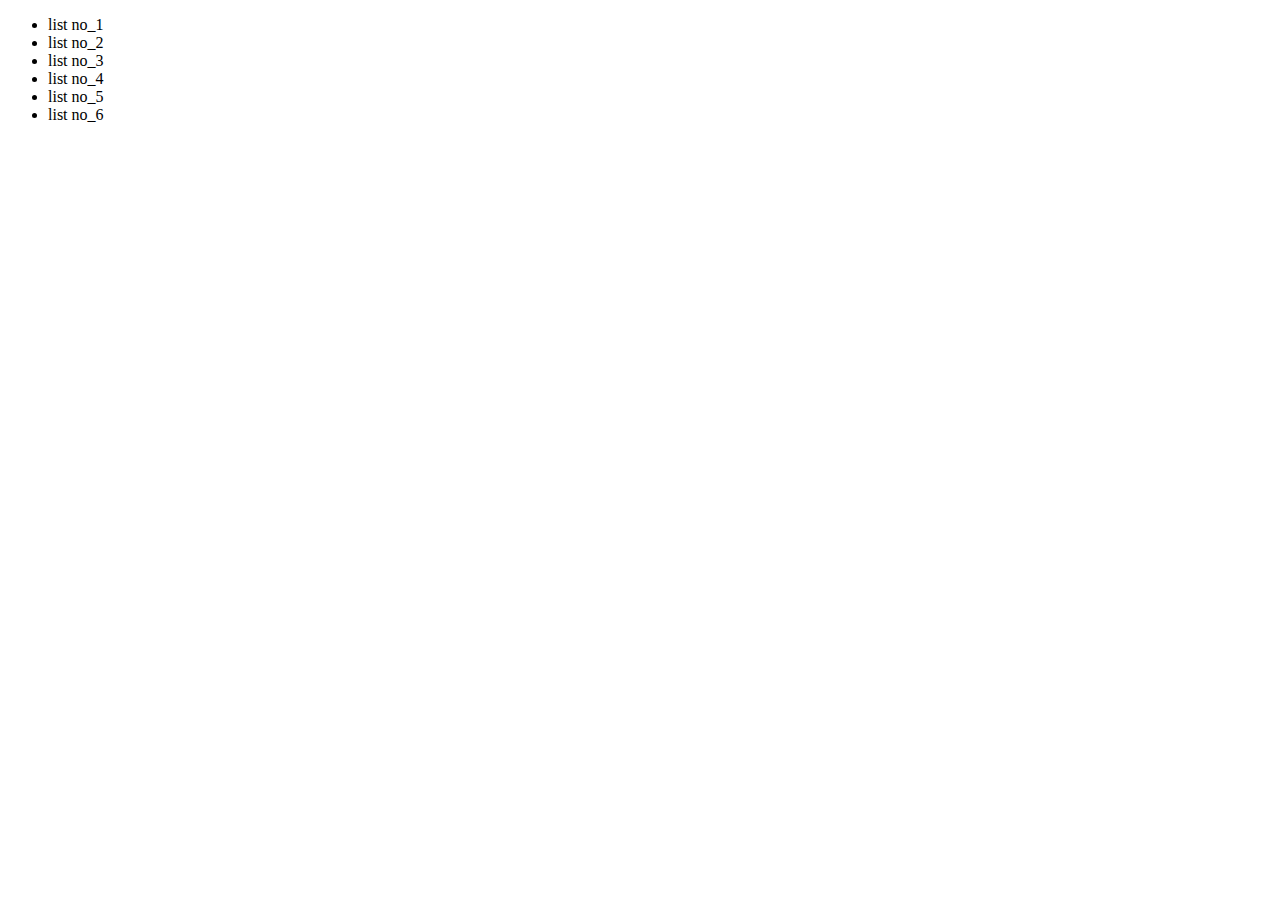
<file: positioning/index.html>
<!DOCTYPE html>
<html lang="en">
<head>
    <meta charset="UTF-8">
    <meta name="viewport" content="width=device-width, initial-scale=1.0">
    <meta http-equiv="X-UA-Compatible" content="ie=edge">
    <title>Document</title>
</head>
<body>
    <div id="anand">

    </div>
    <ul>
        <li>list no_1</li>
        <li>list no_2</li>
        <li>list no_3</li>
        <li>list no_4</li>
        <li>list no_5</li>
        <li>list no_6</li>
    </ul>
</body>
</html>
</file>
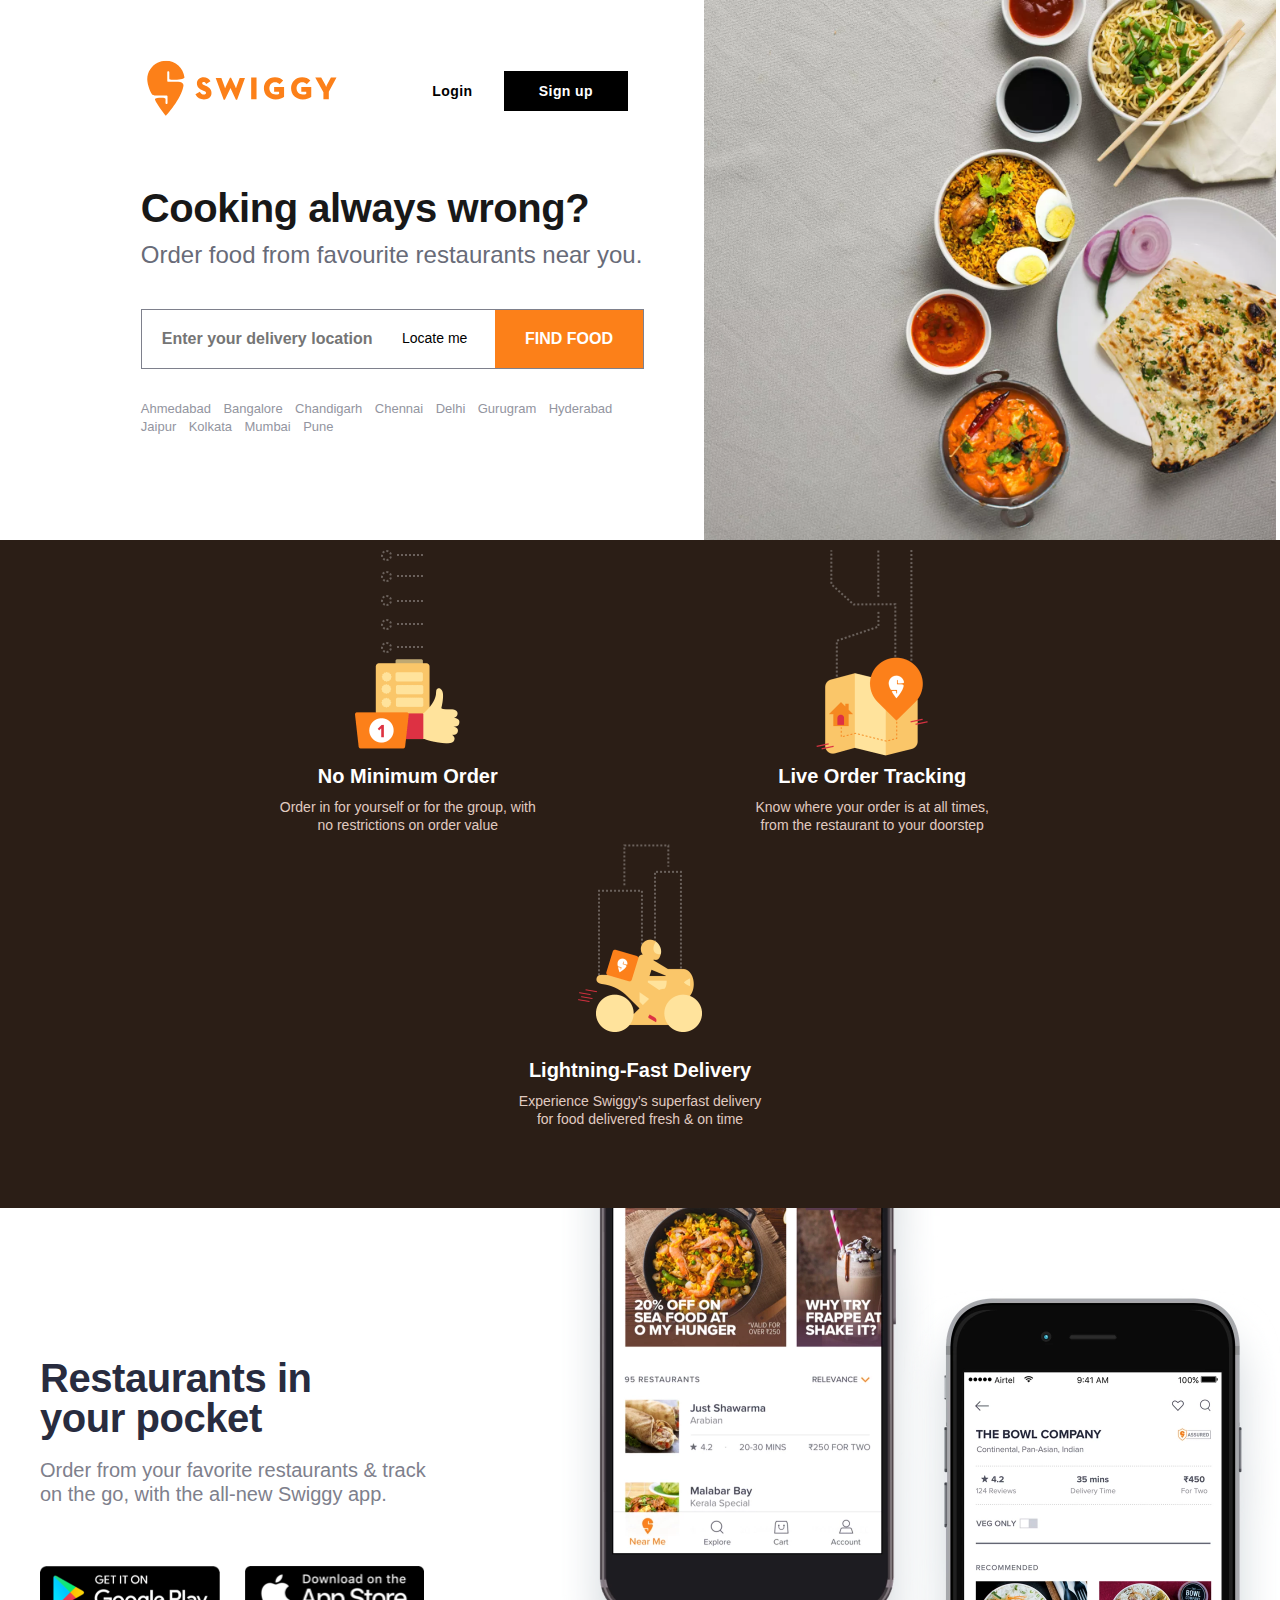
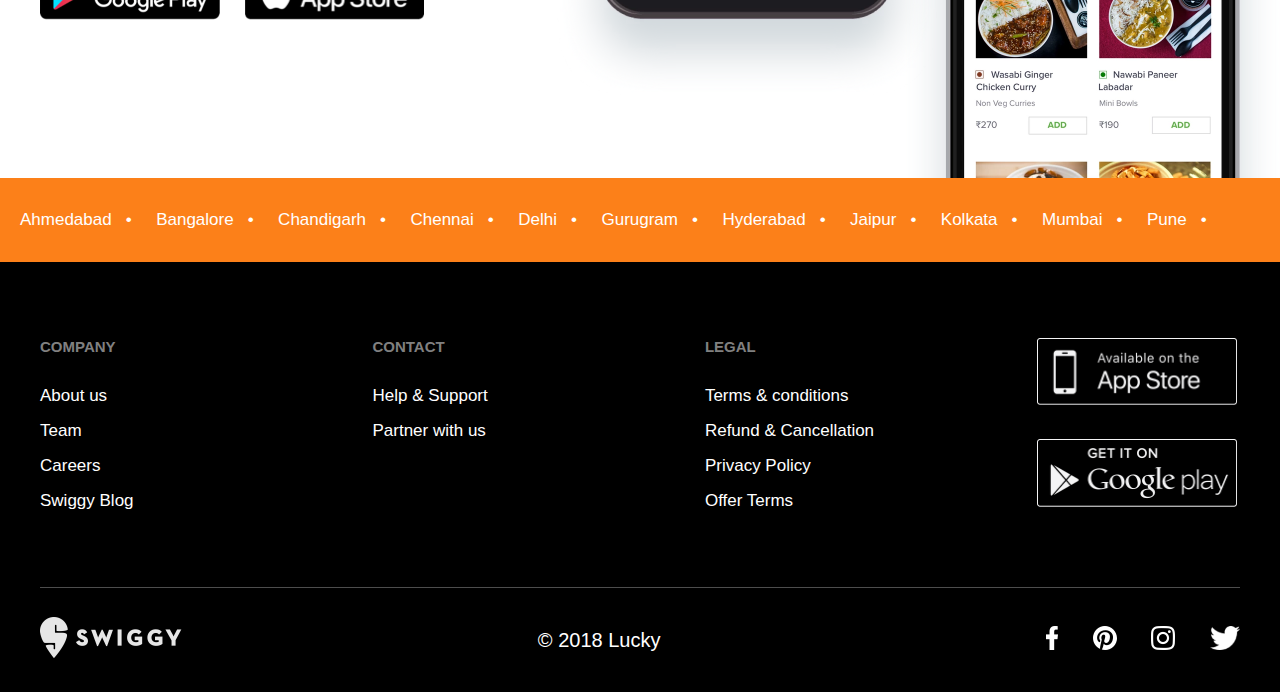
<file: SwiggyHome/index.html>
<!DOCTYPE html>
<html lang="en">

<head>
    <meta charset="UTF-8">
    <meta name="viewport" content="width=device-width, initial-scale=1.0">
    <meta http-equiv="X-UA-Compatible" content="ie=edge">
    <title>Swiggy Home</title>
    <link rel="stylesheet" href="assets/stylesheet/style.css">
    <link rel="icon" href="assets/media/icon.png">
</head>

<body>
    <div id="container">
        <div class="maintop">
            <div class="maintopleft">
                <div class="mainleft clearfix">
                    <svg width="200" class="_1envo" viewBox="0 0 200 200">
                        <path d="M19.9253444,58.766315 C19.8876048,58.7384908 19.8458927,58.7037105 19.8021942,58.6654521 C19.094081,57.7879944 14.7152991,52.3026415 10.2535896,45.2670801 C8.91532497,43.0252402 8.046322,41.2767839 8.21317057,40.8246398 C8.64965835,39.6490651 16.4279798,39.0056292 18.8234486,40.0713975 C19.5519214,40.3948545 19.5335482,40.8231492 19.5335482,41.0725738 C19.5335482,42.1487762 19.4804148,45.0365363 19.4804148,45.0365363 C19.4809114,45.6332671 19.9660634,46.1172104 20.5634408,46.1162167 C21.1618115,46.1162167 21.6449771,45.630286 21.6429908,45.0320645 L21.6305765,37.8365137 L21.6285902,37.8365137 C21.6285902,37.2119586 20.9467953,37.055944 20.8186794,37.0315978 C19.5683083,37.0256354 17.0293299,37.0171888 14.3031434,37.0171888 C8.28765654,37.0171888 6.94343308,37.264129 5.92148558,36.5958501 C3.707266,35.1479951 0.0867513255,25.3896318 0.0023338937,19.8993102 C-0.117836803,12.1537335 4.47149205,5.44808831 10.9338947,2.12557426 C13.6337628,0.766160708 16.6832184,0 19.9039917,0 C30.132405,0 38.555775,7.72023676 39.6765405,17.6529986 C39.6775337,17.6614452 39.6775337,17.6708856 39.67952,17.6793322 C39.8851013,20.0806647 26.6504342,20.5909417 24.0325007,19.8923542 C23.6312696,19.785032 23.528479,19.3741274 23.528479,19.1972447 C23.5254995,17.371278 23.5130852,12.2327345 23.5130852,12.2327345 C23.5110989,11.6355068 23.025947,11.1510667 22.4285695,11.1525572 L22.4275764,11.1525572 C21.831192,11.153551 21.3470332,11.6389848 21.3470332,12.2372063 L21.3683859,21.7029181 C21.3867591,22.2991521 21.8873048,22.4601353 22.024359,22.4869659 C23.5130852,22.4874627 26.9945594,22.4839847 30.2371819,22.4839847 C34.6199364,22.4839847 36.460733,22.9917773 37.6857789,23.9243867 C38.5001588,24.5454638 38.8154827,25.7344538 38.5398847,27.2796936 C36.0823442,41.0258688 20.5103075,58.0562997 19.9253444,58.766315 Z M62.158293,26.6840558 C66.0871796,28.3679201 68.5213811,30.23612 68.5213811,34.3367194 C68.5213811,38.5257602 65.3482788,41.2316689 60.4386603,41.2316689 C56.4601164,41.2316689 53.2666546,39.4295516 51.6761309,36.2864046 L51.418906,35.7796057 L56.0966249,33.0692253 L56.4030105,33.5700618 C57.4562421,35.2916875 58.633617,36.0255522 60.3418285,36.0255522 C61.8141679,36.0255522 62.8033415,35.3731729 62.8033415,34.4013114 C62.8033415,33.3246122 62.0872831,32.9211605 59.8740566,31.9522802 L58.7493185,31.4698275 C55.7475339,30.1904087 52.9667244,28.4126376 52.9667244,24.1068343 C52.9667244,20.2372755 55.9327557,17.5348449 60.1799457,17.5348449 C63.3977396,17.5348449 65.6030208,18.7804771 67.1210449,21.4535929 L67.4026018,21.9499577 L62.8703789,24.8625609 L62.5580344,24.3035915 C61.8002638,22.9481529 61.0866882,22.6763695 60.1799457,22.6763695 C59.2319876,22.6763695 58.6212026,23.199068 58.6212026,24.0099463 C58.6212026,24.9415619 59.0710979,25.3504791 61.0320652,26.2001125 L62.158293,26.6840558 Z M95.2686968,27.476898 L98.5709081,18.2690574 L104.238794,18.2690574 L95.8387627,41.611619 L94.5799498,41.611619 L89.484613,30.6796684 C89.2477476,30.1788318 89.0034336,29.556761 88.7928866,28.9868606 C88.5773739,29.5577547 88.327101,30.1813161 88.089739,30.6821527 L82.7952763,41.611619 L81.5449052,41.611619 L73.0103029,18.2690574 L79.065019,18.2690574 L82.4034802,27.476898 C82.61651,28.0641885 82.8350022,28.7801662 83.0261829,29.4444702 C83.2531168,28.7588011 83.5257354,28.0184772 83.8107684,27.4217464 L88.1955091,18.0767719 L89.4086373,18.0767719 L93.8614085,27.4227401 C94.1454483,28.0189741 94.4190601,28.7597949 94.6450009,29.445464 C94.8371747,28.7801662 95.0571566,28.0641885 95.2686968,27.476898 Z M110.84853,40.9414023 L110.84853,17.7921198 L116.569052,17.7921198 L116.569052,40.9414023 L110.84853,40.9414023 Z M135.325265,33.163629 L135.325265,27.9903052 L145.94746,27.9903052 L145.94746,38.3652739 L145.727975,38.5461315 C144.512861,39.5438298 141.291094,41.2316689 136.926713,41.2316689 C129.564023,41.2316689 124.423995,36.3529841 124.423995,29.3676057 C124.423995,22.5114114 129.383767,17.5348449 136.217607,17.5348449 C139.975672,17.5348449 142.730163,18.594154 144.637004,20.7738862 L145.009434,21.1996966 L141.110342,25.059815 L140.686765,24.6235704 C139.59778,23.500663 138.469566,22.8050567 136.217607,22.8050567 C132.717263,22.8050567 130.272137,25.5035125 130.272137,29.3676057 C130.272137,33.3926822 132.883118,35.99425 136.926713,35.99425 C138.267957,35.99425 139.664321,35.7632093 140.614762,35.394041 L140.614762,33.163629 L135.325265,33.163629 Z M164.314658,33.163629 L164.314658,27.9903052 L174.936853,27.9903052 L174.936853,38.3652739 L174.717368,38.5461315 C173.501261,39.5438298 170.280487,41.2316689 165.917099,41.2316689 C158.554409,41.2316689 153.413388,36.3529841 153.413388,29.3676057 C153.413388,22.5114114 158.374153,17.5348449 165.206006,17.5348449 C168.966058,17.5348449 171.720549,18.594154 173.626397,20.7738862 L173.99982,21.1996966 L170.101721,25.059815 L169.677151,24.6235704 C168.587669,23.500663 167.458959,22.8050567 165.206006,22.8050567 C161.706656,22.8050567 159.26153,25.5035125 159.26153,29.3676057 C159.26153,33.3926822 161.873504,35.99425 165.917099,35.99425 C167.258343,35.99425 168.653714,35.7632093 169.604155,35.394041 L169.604155,33.163629 L164.314658,33.163629 Z M195.897503,17.7922192 L201.87674,17.7922192 L193.669876,33.1964218 L193.669876,40.9415017 L187.918566,40.9415017 L187.918566,33.5253443 L179.1759,17.7922192 L185.555871,17.7922192 L189.596487,25.1730995 C190.030988,25.9760279 190.484856,27.0373245 190.827988,27.8988826 C191.155726,27.0442805 191.589235,25.9924244 192.020757,25.1800555 L195.897503,17.7922192 Z"></path>
                    </svg>
                    <div class="log right">
                        <span class="choice">
                            <a href="#" class="login">Login</a>
                        </span>
                        <span class="choice">
                            <a href="#" class="signup">Sign up</a>
                        </span>
                    </div>
                </div>
                <h2>Cooking always wrong?</h2>
                <h3>Order food from favourite restaurants near you.</h3>
                <div class="search">
                    <input type="text" placeholder="Enter your delivery location">
                    <div class="locater">
                        <span class="locater">Locate me</span>
                    </div>
                    <a href="#">FIND FOOD</a>
                </div>
                <div class="deloca">
                    <a href="#">Ahmedabad</a>
                    <a href="#">Bangalore</a>
                    <a href="#">Chandigarh</a>
                    <a href="#">Chennai</a>
                    <a href="#">Delhi</a>
                    <a href="#">Gurugram</a>
                    <a href="#">Hyderabad</a>
                    <a href="#">Jaipur</a>
                    <a href="#">Kolkata</a>
                    <a href="#">Mumbai</a>
                    <a href="#">Pune</a>
                </div>
            </div>
            <div class="maintopright"></div>
        </div>
        <div class="mainbottom">
            <div class="content">
                <div class="feat">
                    <div class="image">
                        <img src="assets/media/nmo.webp" class="image1" alt="nmo">
                    </div>
                    <span class="head">No Minimum Order</span>
                    <span class="details">Order in for yourself or for the group, with no restrictions on order value</span>
                </div>
                <div class="feat">
                    <div class="image">
                        <img src="assets/media/lot.webp" alt="nmo" class="image2">
                    </div>
                    <span class="head">Live Order Tracking</span>
                    <span class="details">Know where your order is at all times, from the restaurant to your doorstep</span>
                </div>
                <div class="feat">
                    <div class="image">
                        <img src="assets/media/lfd.webp" alt="nmo" class="image3">
                    </div>
                    <span class="head">Lightning-Fast Delivery</span>
                    <span class="details">Experience Swiggy's superfast delivery for food delivered fresh & on time</span>
                </div>
            </div>
        </div>
        <div class="stores">
            <div class="storecontent">
                <h3>Restaurants in your pocket</h3>
                <span>Order from your favorite restaurants & track on the go, with the all-new Swiggy app.</span>
                <div class="storelink">
                    <a href="#">
                        <img src="assets/media/playstore.webp" alt="playstore">
                    </a>
                    <a href="#">
                        <img src="assets/media/appstore.webp" alt="appstore">
                    </a>
                </div>
                <img src="assets/media/mobile1.webp" alt="mobile" class="mobile mobile1">
                <img src="assets/media/mobile2.webp" alt="mobile" class="mobile mobile2">
            </div>
        </div>
        <div class="cities">
            <div class="city">
                <div class="citylink">
                    <a href="#">Ahmedabad</a>
                    <a href="#">Bangalore</a>
                    <a href="#">Chandigarh</a>
                    <a href="#">Chennai</a>
                    <a href="#">Delhi</a>
                    <a href="#">Gurugram</a>
                    <a href="#">Hyderabad</a>
                    <a href="#">Jaipur</a>
                    <a href="#">Kolkata</a>
                    <a href="#">Mumbai</a>
                    <a href="#">Pune</a>
                </div>
            </div>
        </div>
        <div class="footer">
            <div class="footercontent">
                <div class="foottop">
                    <div class="topcontent first">
                        <span class="heading">COMPANY</span>
                        <div class="list">
                            <ul>
                                <li>About us</li>
                                <li>Team</li>
                                <li>Careers</li>
                                <li>Swiggy Blog</li>
                            </ul>
                        </div>
                    </div>
                    <div class="topcontent second">
                        <span class="heading">CONTACT</span>
                        <div class="list">
                            <ul>
                                <li>Help &#38; Support</li>
                                <li>Partner with us</li>
                            </ul>
                        </div>
                    </div>
                    <div class="topcontent third">
                        <span class="heading">LEGAL</span>
                        <div class="list">
                            <ul>
                                <li>Terms &#38; conditions</li>
                                <li>Refund &#38; Cancellation</li>
                                <li>Privacy Policy</li>
                                <li>Offer Terms</li>
                            </ul>
                        </div>
                    </div>
                    <div class="toplink">
                        <a href="#" class="footimage">
                            <img src="assets/media/foottopapp.webp" alt="appstore">
                        </a>
                        <a href="#" class="footimage">
                            <img src="assets/media/foottopplay.webp" alt="playstore">
                        </a>
                    </div>
                </div>
                <div class="footfoot">
                    <div class="logo ib">
                        <a href="#">
                            <img src="assets/media/logo.webp" alt="swiggylogo">
                        </a>
                    </div>
                    <div class="copyright ib">
                        <span>&#169; 2018 Lucky</span>
                    </div>
                    <div class="social ib">
                        <a href="#">
                            <img src="assets/media/footfb.webp" alt="fb">
                        </a>
                        <a href="#">
                            <img src="assets/media/footpinterest.webp" alt="pinterest">
                        </a>
                        <a href="#">
                            <img src="assets/media/footinsta.webp" alt="instagram">
                        </a>
                        <a href="#">
                            <img src="assets/media/foottwitter.webp" alt="twitter">
                        </a>
                    </div>
                </div>
            </div>
        </div>
    </div>
</body>

</html>
</file>
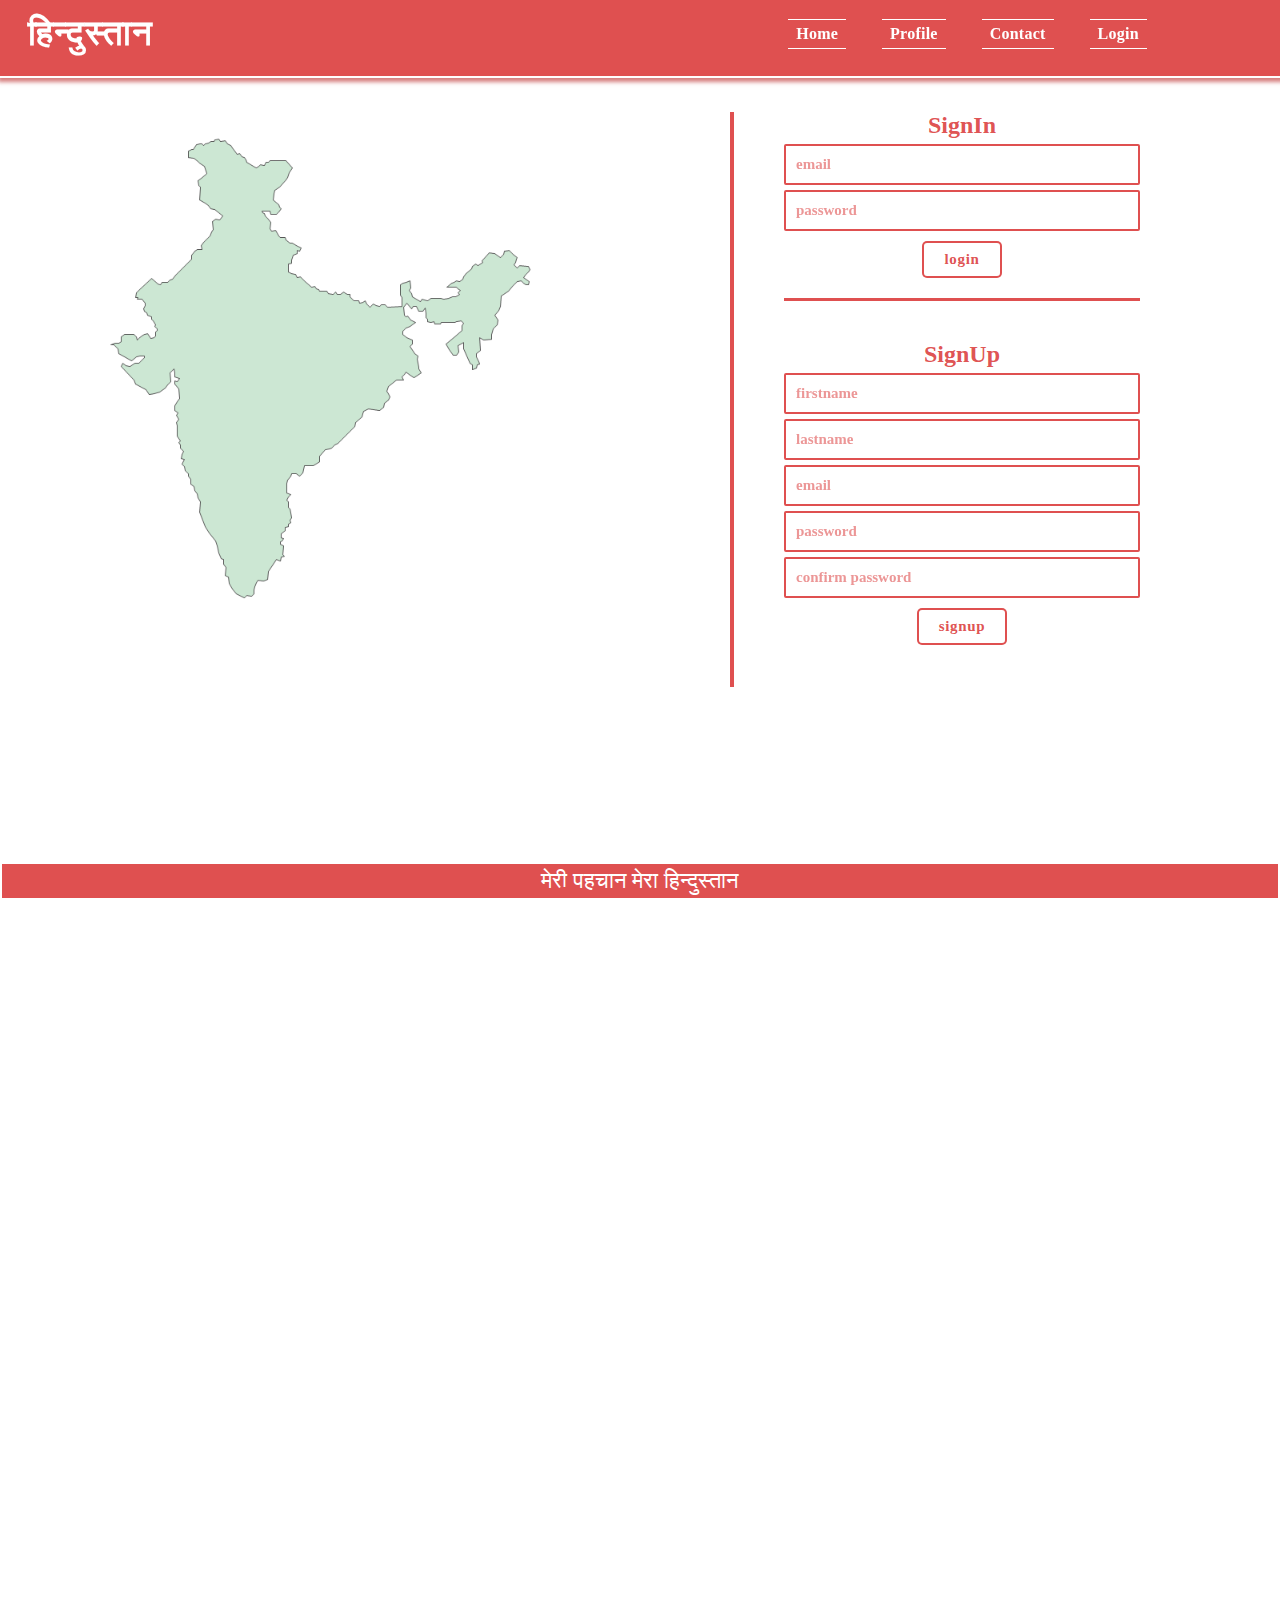
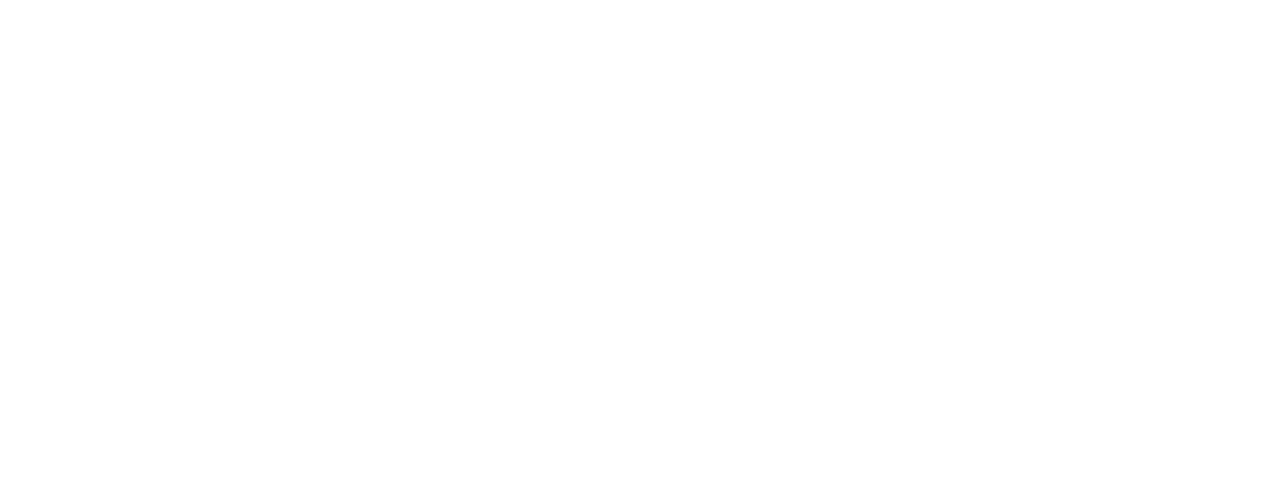
<file: website/index.html>
<!DOCTYPE html>
<html lang="en">

<head>
    <meta charset="utf-8">
    <meta name="viewport" content="width=device-width, initial-scale=1.0">
    <link rel="stylesheet" href="assets/stylesheet/stylesheet.css">
    <title>Testing</title>
</head>

<body>

    <div id="container">
        <header>
            <div id="leftcontainer">
                <a href="homepage.html">
                    <h2>हिन्दुस्तान</h2>
                </a>
            </div>
            <div id="rightcontainer">
                <nav>
                    <ul>
                        <li>Home</li>
                        <li>Profile</li>
                        <li>Contact</li>
                        <li>Login</li>
                    </ul>
                </nav>
            </div>
        </header>
    </div>

    <div id="after">
        <div id="content">
        </div>
        <aside>
            <h2 id="oldh2">SignIn</h2>
            <div id="membersign">
                <form id="signin" action="signinprocess.php" method="post">
                    <input type="email" name="inemail" class="signinput" placeholder="email">
                    <input type="password" name="inpass" class="signinput" placeholder="password">
                    <input type="submit" name="submitin" value="login" class="submitbut">
                </form>
            </div>
            <h2 id="newh2">SignUp</h2>
            <div id="newsign">
                <form id="signup" action="process.php" method="post">
                    <input type="text" name="newfrstname" placeholder="firstname" class="newinput">
                    <input type="text" name="newlstname" placeholder="lastname" class="newinput">
                    <input type="email" name="newupemail" placeholder="email" class="newinput">
                    <input type="password" name="newuppass" placeholder="password" class="newinput">
                    <input type="password" name="newconfirmuppass" placeholder="confirm password" class="newinput">
                    <input type="submit" name="signupinfo" value="signup" class="submitbut">
                </form>
            </div>
        </aside>
    </div>

    <div id="footer">
        <footer>
            <a href="https://hi.wikipedia.org/wiki/India">
                <p>मेरी पहचान मेरा हिन्दुस्तान</p>
            </a>
        </footer>
    </div>
</body>

</html>
</file>
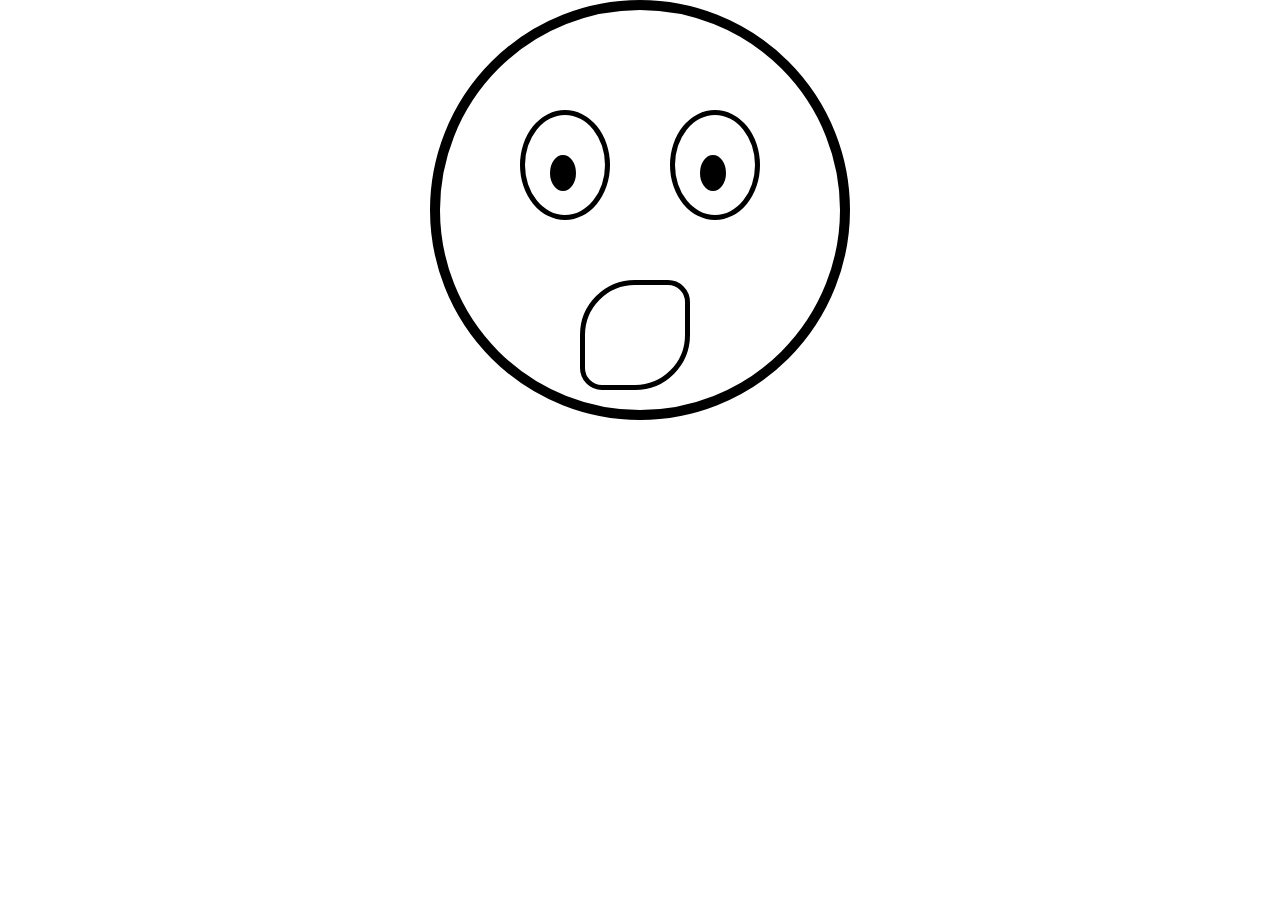
<file: Upto CSS3/animations/index.html>
<!DOCTYPE html>
<html lang="en">

<head>
    <meta charset="UTF-8">
    <meta name="viewport" content="width=device-width, initial-scale=1.0">
    <meta http-equiv="X-UA-Compatible" content="ie=edge">
    <title>Document</title>
    <link rel="stylesheet" href="style.css">
</head>

<body>
    <div class="face">
            <span class="eye left">
                <p class="leftlens"></p>
            </span>
            <span class="eye right">
                <p class="rightlens"></p>
            </span>
        <span class="lips"></span>
    </div>
</body>

</html>
</file>
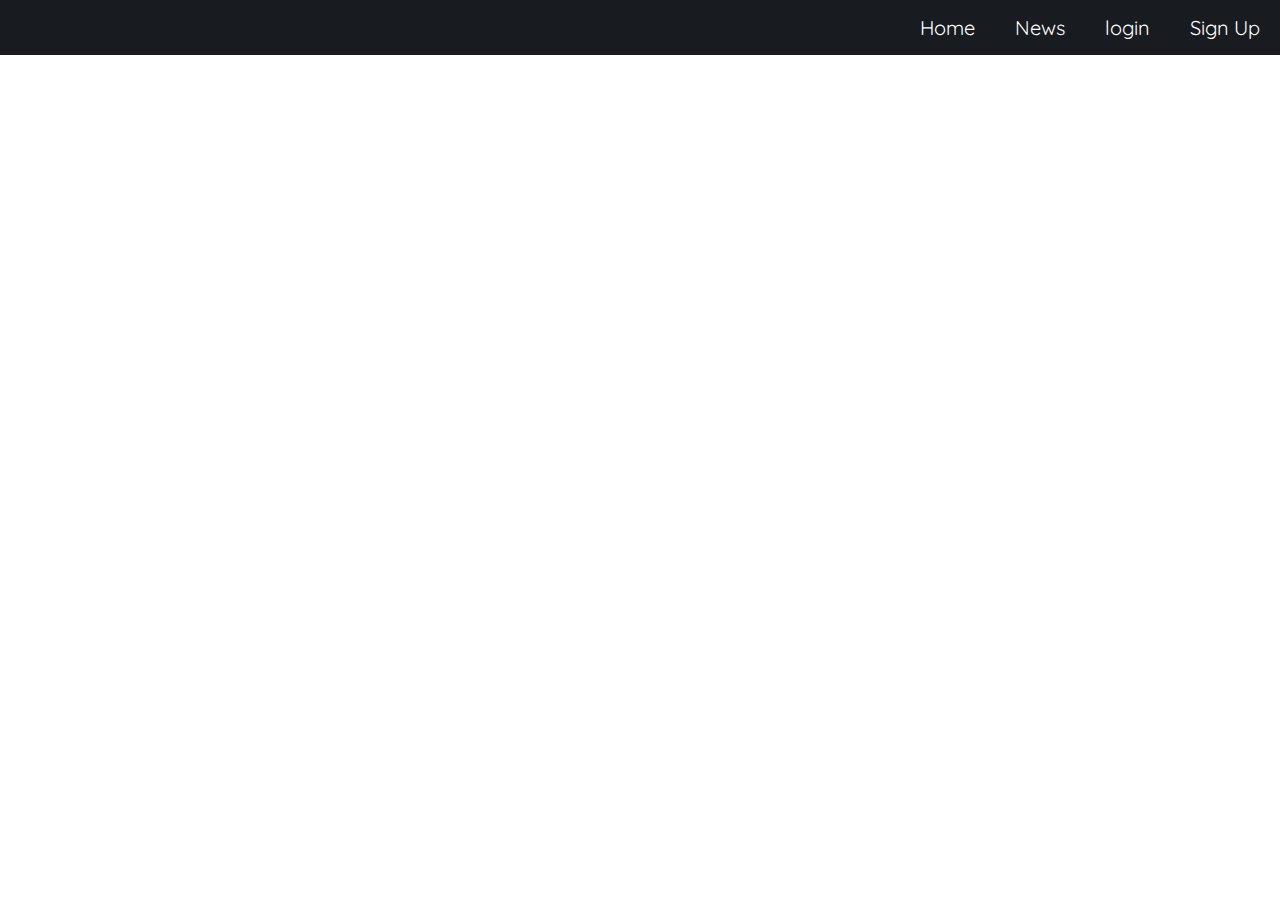
<file: Upto CSS3/Login Popup/index.html>
<!DOCTYPE html>
<html lang="en">

<head>
    <meta charset="UTF-8">
    <meta name="viewport" content="width=device-width, initial-scale=1.0">
    <meta http-equiv="X-UA-Compatible" content="ie=edge">
    <title>Document</title>
    <link rel="stylesheet" href="assets/stylesheet/style.css">
    <link rel="stylesheet" type="text/css" href="//fonts.googleapis.com/css?family=Quicksand" />
</head>

<body>
    <div class="container">
        <div class="header">
            <div class="rel clearfix">
                <div class="nav right">
                    <ul>
                        <li><a href="#">Home</a></li>
                        <li><a href="#">News</a></li>
                        <li><a href="#login">login</a></li>
                        <li><a href="#">Sign Up</a></li>
                    </ul>
                </div>
            </div>
        </div>

        <div class="main">
            <div id="login">
                <form action="#" class="signin">
                    <input type="text" class="input" placeholder="username or email">
                    <input type="password" class="input" placeholder="password">
                    <input type="submit" class="submit" value="login">
                </form>
            </div>
        </div>
    </div>
</body>

</html>
</file>
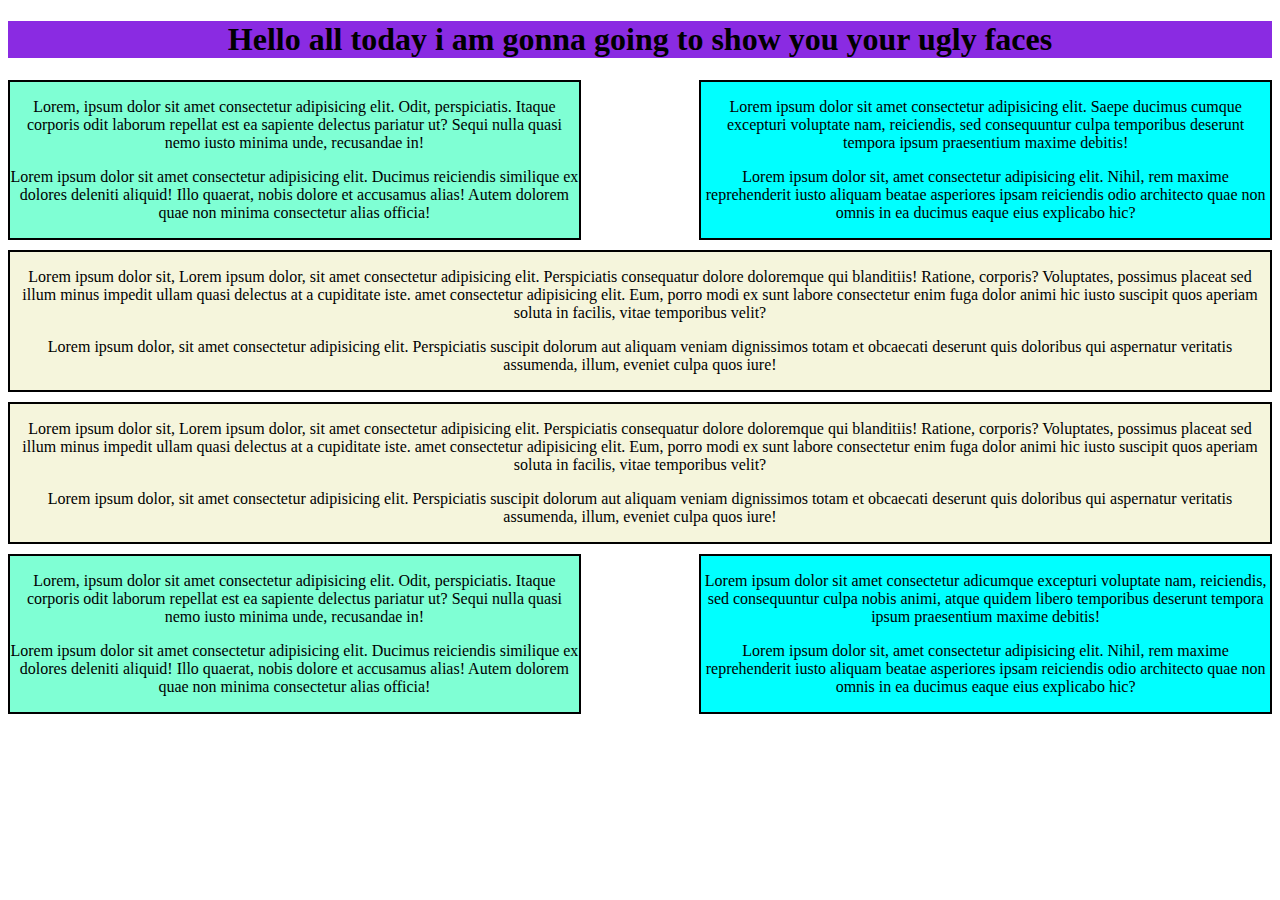
<file: float_page/home.html>
<!DOCTYPE html>
<html lang="en">
<head>
    <meta charset="UTF-8">
    <meta name="viewport" content="width=device-width, initial-scale=1.0">
    <meta http-equiv="X-UA-Compatible" content="ie=edge">
    <link rel="stylesheet" href="style.css">
    <title>Document</title>
</head>
<body>
    <h1>Hello all today i am gonna going to show you your ugly faces</h1>

    <div id="parent" class="clearfix">
        <div class="div_1">
            <p>Lorem, ipsum dolor sit amet consectetur adipisicing elit. Odit, perspiciatis. Itaque corporis odit laborum repellat est ea sapiente delectus pariatur ut? Sequi nulla quasi nemo iusto minima unde, recusandae in!</p>
            <p>Lorem ipsum dolor sit amet consectetur adipisicing elit. Ducimus reiciendis similique ex dolores deleniti aliquid! Illo quaerat, nobis dolore et accusamus alias! Autem dolorem quae non minima consectetur alias officia!</p>
        </div>

        <div class="div_2">
            <p>Lorem ipsum dolor sit amet consectetur adipisicing elit. Saepe ducimus cumque excepturi voluptate nam, reiciendis, sed consequuntur culpa temporibus deserunt tempora ipsum praesentium maxime debitis!</p>
            <p>Lorem ipsum dolor sit, amet consectetur adipisicing elit. Nihil, rem maxime reprehenderit iusto aliquam beatae asperiores ipsam reiciendis odio architecto quae non omnis in ea ducimus eaque eius explicabo hic?</p>
        </div>
    </div>

    <div class="later">
        <p>Lorem ipsum dolor sit, Lorem ipsum dolor, sit amet consectetur adipisicing elit. Perspiciatis consequatur dolore doloremque qui blanditiis! Ratione, corporis? Voluptates, possimus placeat sed illum minus impedit ullam quasi delectus at a cupiditate iste. amet consectetur adipisicing elit. Eum, porro modi ex sunt labore consectetur enim fuga dolor animi hic iusto suscipit quos aperiam soluta in facilis, vitae temporibus velit?</p>
        <p>Lorem ipsum dolor, sit amet consectetur adipisicing elit. Perspiciatis suscipit dolorum aut aliquam veniam dignissimos totam et obcaecati deserunt quis doloribus qui aspernatur veritatis assumenda, illum, eveniet culpa quos iure!</p>
    </div>

    <div class="later">
        <p>Lorem ipsum dolor sit, Lorem ipsum dolor, sit amet consectetur adipisicing elit. Perspiciatis consequatur dolore doloremque qui blanditiis! Ratione, corporis? Voluptates, possimus placeat sed illum minus impedit ullam quasi delectus at a cupiditate iste. amet consectetur adipisicing elit. Eum, porro modi ex sunt labore consectetur enim fuga dolor animi hic iusto suscipit quos aperiam soluta in facilis, vitae temporibus velit?</p>
        <p>Lorem ipsum dolor, sit amet consectetur adipisicing elit. Perspiciatis suscipit dolorum aut aliquam veniam dignissimos totam et obcaecati deserunt quis doloribus qui aspernatur veritatis assumenda, illum, eveniet culpa quos iure!</p>
    </div>
    
    <div id="parent" class="clearfix">
        <div class="div_1">
            <p>Lorem, ipsum dolor sit amet consectetur adipisicing elit. Odit, perspiciatis. Itaque corporis odit laborum repellat est ea sapiente delectus pariatur ut? Sequi nulla quasi nemo iusto minima unde, recusandae in!</p>
            <p>Lorem ipsum dolor sit amet consectetur adipisicing elit. Ducimus reiciendis similique ex dolores deleniti aliquid! Illo quaerat, nobis dolore et accusamus alias! Autem dolorem quae non minima consectetur alias officia!</p>
        </div>

        <div class="div_2">
            <p>Lorem ipsum dolor sit amet consectetur adicumque excepturi voluptate nam, reiciendis, sed consequuntur culpa nobis animi, atque quidem libero temporibus deserunt tempora ipsum praesentium maxime debitis!</p>
            <p>Lorem ipsum dolor sit, amet consectetur adipisicing elit. Nihil, rem maxime reprehenderit iusto aliquam beatae asperiores ipsam reiciendis odio architecto quae non omnis in ea ducimus eaque eius explicabo hic?</p>
        </div>
    </div>
</body>
</html>
</file>
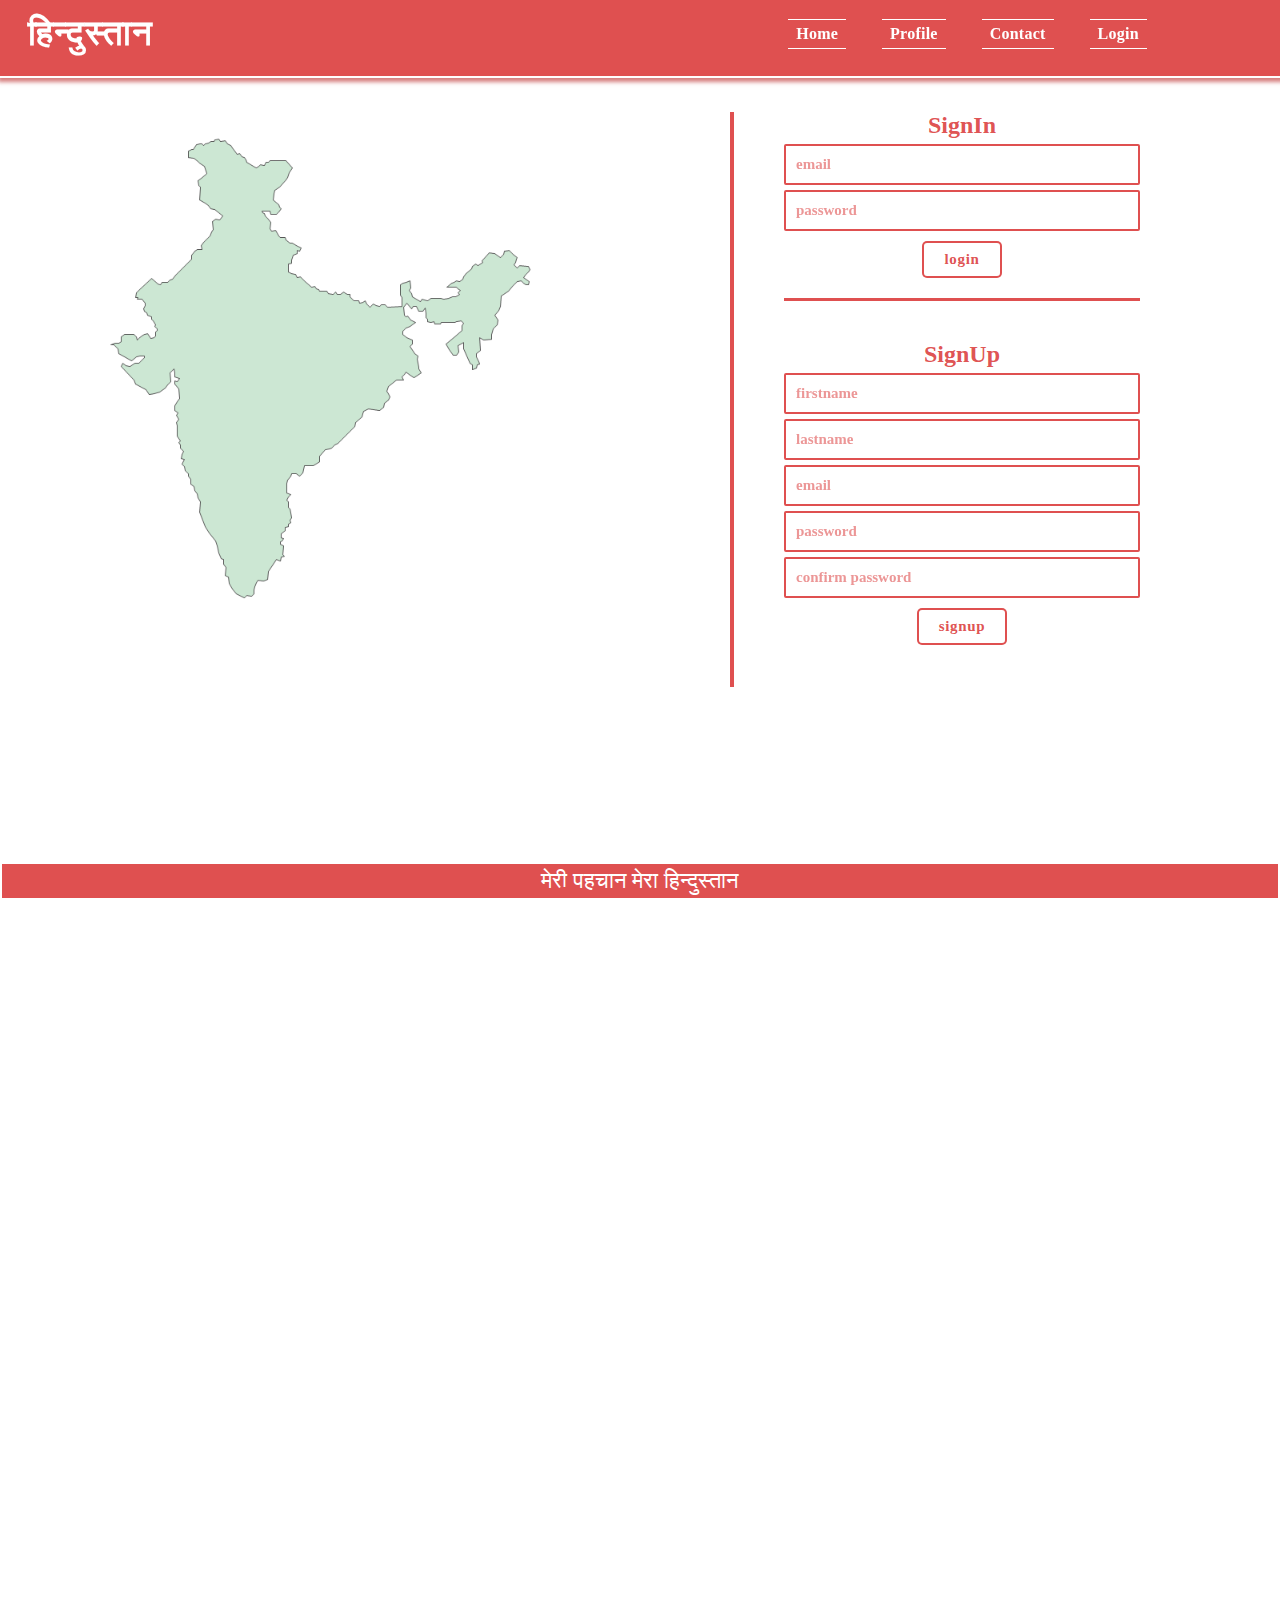
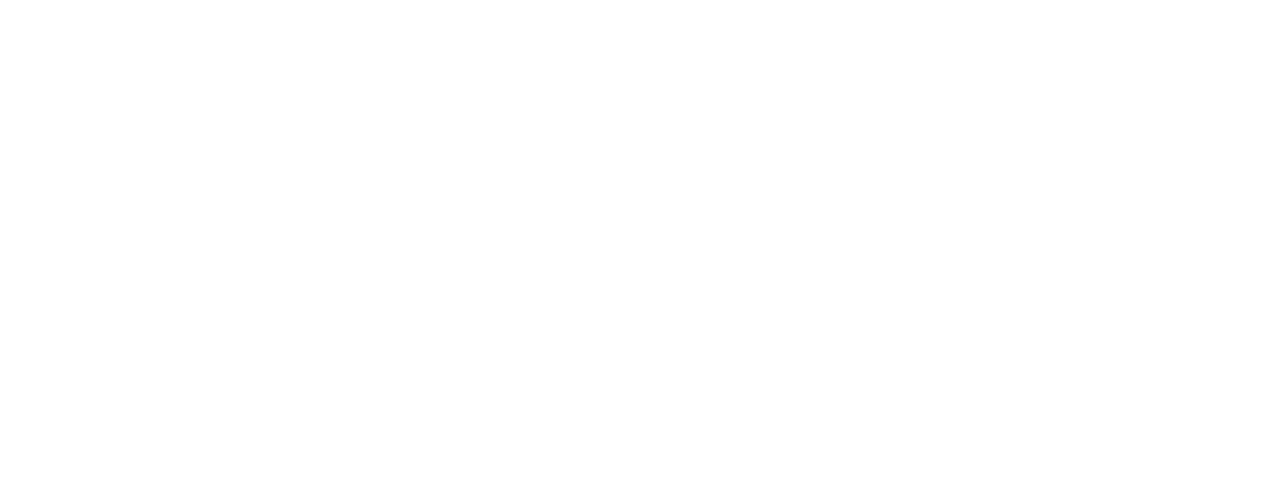
<file: website/homepage.html>
<!DOCTYPE html>
<html lang="en">

<head>
    <meta charset="utf-8">
    <meta name="viewport" content="width=device-width, initial-scale=1.0">
    <link rel="stylesheet" href="stylesheet.css">
    <title>Testing</title>
</head>

<body>

    <div id="container">
        <header>
            <div id="leftcontainer">
                <a href="homepage.html">
                    <h2>हिन्दुस्तान</h2>
                </a>
            </div>
            <div id="rightcontainer">
                <nav>
                    <ul>
                        <li>Home</li>
                        <li>Profile</li>
                        <li>Contact</li>
                        <li>Login</li>
                    </ul>
                </nav>
            </div>
        </header>
    </div>

    <div id="after">
        <div id="content">
        </div>
        <aside>
            <h2 id="oldh2">SignIn</h2>
            <div id="membersign">
                <form id="signin" action="signinprocess.php" method="post">
                    <input type="email" name="inemail" class="signinput" placeholder="email">
                    <input type="password" name="inpass" class="signinput" placeholder="password">
                    <input type="submit" name="submitin" value="login" class="submitbut">
                </form>
            </div>
            <h2 id="newh2">SignUp</h2>
            <div id="newsign">
                <form id="signup" action="process.php" method="post">
                    <input type="text" name="newfrstname" placeholder="firstname" class="newinput">
                    <input type="text" name="newlstname" placeholder="lastname" class="newinput">
                    <input type="email" name="newupemail" placeholder="email" class="newinput">
                    <input type="password" name="newuppass" placeholder="password" class="newinput">
                    <input type="password" name="newconfirmuppass" placeholder="confirm password" class="newinput">
                    <input type="submit" name="signupinfo" value="signup" class="submitbut">
                </form>
            </div>
        </aside>
    </div>

    <div id="footer">
        <footer>
            <a href="https://hi.wikipedia.org/wiki/India">
                <p>मेरी पहचान मेरा हिन्दुस्तान</p>
            </a>
        </footer>
    </div>
</body>

</html>
</file>
<file: SwiggyHome/assets/stylesheet/style.css>
* {
    padding: 0;
    margin: 0;
    box-sizing: border-box;
    font-family: ProximaNova,Arial,Helvetica Neue,sans-serif;
}

.right {
    float: right;
}

.ib {
    display: inline-block;
}

h2 {
    display: block;
    margin: 0;
}

.clearfix:after {
    content: "";
    clear: both;
    display: block;
}

.maintop {
    width: 100%;
    height: 540px;
}

.maintopleft {
    position: relative;
    width: 44%;
    height: 100%;
    margin: 0% 0% 0% 11%;
    display: inline-block;
    padding-right: 60px;
}

._1envo {
    height: 125px;
    width: 200px;
    transition: -webkit-transform .3s cubic-bezier(.23,1,.32,1) 0ms;
    transition: transform .3s cubic-bezier(.23,1,.32,1) 0ms;
    transition: transform .3s cubic-bezier(.23,1,.32,1) 0ms,-webkit-transform .3s cubic-bezier(.23,1,.32,1) 0ms;
    position: absolute;
    left: 0;
    top: 0;
    opacity: 1;
    fill: #fc8019;
    margin-top: 92px;
    -webkit-transform: scale(1.5);
    -ms-transform: scale(1.5);
    transform: scale(1.5);
}

.log {
    margin-top: 66px;
    margin-right: 20px;
}

.choice a {
    padding: 12px 35px;
    font-size: 14px;
    letter-spacing: 0.4px;
    line-height: 50px;
    margin: 0px -4px;
    font-weight: 600;  
    text-decoration: none;
}

.login {
    color: #000;
}

.login:hover {
    color: #fc8019;
}

.signup {
    background-color: #000;
    color: #fff;
}

.signup:hover {
    transform: translate(0px, -2px);
}

.maintopleft h2 {
    margin-top: 70px;
    font-size: 40px;
    font-weight: 600;
    letter-spacing: -0.45px;
    opacity: 0.9;
}

.maintopleft h3 {
    margin-top: 10px;
    font-size: 24px;
    font-weight: 300;
    width: 600px;
    color: #686b78;
}

.search {
    margin-top: 40px;
    position: relative;
    border: 1px solid #7e808c;
}

.search input {
    font-size: 16px;
    display: block;
    font-weight: 600;
    border: none;
    padding: 0px 50px 0px 20px;
    width: 100%;
    height: 58px;
    line-height: 28px;
}

input[type="text"]:focus {
    outline: none;
}

input:focus .search {
    border: 1px solid #fc8019;
}

.locater {
    cursor: pointer;
    position: absolute;
    top: 5px;
    padding: 10px 15px; 
    right: 78px;
}

.locater span {
    width: 100px;
    font-weight: 400;
    display: block;
    font-size: 14px;
}

.locator span:hover {
    background-color: rgb(181, 181, 196);
}

.deloca {
    width: 500px;
    margin-top: 30px;
}

.deloca a {
    text-decoration: none;
    font-weight: 500;
    margin-right: 8px;
    font-size: 13px;
    color: #93959f;
}

.search a {
    position: absolute;
    right: 0;
    color: #fff;
    background-color: #fc8019;
    font-weight: 600;
    padding: 20px 30px;
    display: block;
    text-decoration: none;
    top: 0;
}



.maintopright {
    width: 44.7%;
    position: absolute;
    display: inline-block;
    height: 540px;
    background-image: url("../media/food.webp");
    background-size: cover;
}

.mainbottom {
    width: 100%;
    display: block;
    background-color: #2B1E16;
    color: #fff;
    text-align: center;
    padding: 0px 50px;
}

.content {
    padding-bottom: 80px;
}

.feat {
    display: inline-block;
    width: 260px;
    margin: 0px 100px;
    height: 260px;
}

.image {
    margin: 10px 0px;
    height: 205px;
}

.image1 {
    width: 105px;
    height: 199px;
}

.image2 {
    width: 112px;
    height: 206px;
}


.image3 {
    width: 124px;
    height: 188px;
}

.head {
    display: block;
    width: 260px;
    margin-bottom: 10px;
    font-size: 20px;
    font-weight: 600;
    letter-spacing: 0;
}

.details {
    font-size: 14px;
    color: #e0cbc1;
}

.stores {
    padding: 0px 20px;
    height: 570px;
}

.storecontent {
    width: 1200px;
    height: 100%;
    position: relative;
    margin: 0 auto;
}

.storecontent h3 {
    width: 300px;
    padding-top: 150px;
    font-size: 40px;
    font-weight: 600;
    letter-spacing: -.45px;
    line-height: 1;
    color: #282c3f;
}

.storecontent span {
    width: 400px;
    font-size: 20px;
    color: #7e808c;
    line-height: 1.2;
    display: block;
    padding: 20px 0px 60px;
}

.storelink {
    width: 100%;
}

.storelink a {
    text-decoration: none;
}

.storelink img {
    height: 54px;
    border: none;
    margin-right: 20px;
}

.mobile {
    height: 489px;
    width: 384px;
    position: absolute;
}

.mobile1 {
    top: 0;
    right: 300px;
}

.mobile2 {
    bottom: 0;
    right: -45px;
}

.cities {
    width: 100%;
    padding: 0 20px;
    background-color: #fc8019;
}

.citylink {
    padding: 32px 0px;
    margin: 0 auto;
    width: 1250px;
}

.city {
}

.citylink a {
    display: inline-block;
    text-decoration: none;
    font-size: 17px;
    transition: 0.1s;
    position: relative;
    background-color: transparent;
    /* line-height: 1px; */
    margin-right: 40px;
    font-weight: 400;
    color: #fff;
}

.citylink a:after {
    content: "\2022";
    position: absolute;
    top: 0;
    right: -20px;
}

.citylink a:hover {
    transform: scale(1.2,1.2);
}

.footer {
    width: 100%;
    background-color: #000;
    padding: 0 20px;
}

.footercontent {
    width: 1200px;
    margin: 0 auto;
    padding-top: 76px;
}

.foottop {
    width: 100%;
    justify-content: space-between;
    -webkit-box-pack: justify;
    display: block;
    height: 250px;
    border-bottom: 1px solid #4d4d4d;
}

.topcontent {
    width: 300px;
    margin-right: 28px;
    display: inline-block;
    height: 100%;
    vertical-align: top;
}

.topcontent span {
    color: gray;
    font-size: 15px;
    font-weight: 600;
}

.topcontent .list ul {
    list-style: none;
    margin-top: 30px;
}

.topcontent .list ul li {
    color: #fff;
    font-size: 17px;
    display: block;
    margin-top: 15px;
    font-weight: 300;
    cursor: pointer;
}

.topcontent .list ul li a {
    text-decoration: none;
}

.topcontent .list ul li:hover {
    font-size: 18px;
}

.toplink {
    display: inline-block;
    width: 200px;
}

.toplink a {
    margin-bottom: 30px;
    text-decoration: none;
    display: block;
}

.toplink img {
    width: 100%;
    transition: 0.1s;
}

.toplink img:hover {
    transform: scale(1.1,1.1);
}

.footfoot {
    display: flex;
    width: 100%;
    padding: 29px 0px;
    align-items: center;
    flex-grow: 1;
    text-align: center;
    -webkit-box-align: center;
}

.logo {
    width: 142px;
}

.logo img {
    width: 100%;
}

.copyright {
    color: #fff;
    text-align: center;
    flex-grow: 1;
    font-size: 20px;
}

.copyright span {
    vertical-align: middle;
}

.social {
    /* width: 204px; */
}

.social a {
    margin-left: 30px;
    text-decoration: none;
}

.social a img {
    height: 24px;
}
</file>
<file: website/assets/stylesheet/stylesheet.css>
/*
new rgba(219, 61, 61, 0.9);
old rgba(219, 61, 61, 0.9);
*/
* {
    font-family: consolas;
}

body {
    margin:0;
    padding-top:80px;
    height:2000px;
}

#container { 
    width:100%;
    position: fixed;
    top:0px;
}

header {
    background-color:rgba(219, 61, 61, 0.9);
    width:100%;
    height:76px;
    border-bottom:2px solid white;
    box-shadow: 2px 0px 4px 4px rgba(204, 94, 94, 0.8);
}

#leftcontainer {
    text-align: center;
    float:left;
    text-align: center;
}

#leftcontainer a {
    text-decoration: none;
}

#leftcontainer h2{
    padding:11px;
    font-size: 35px;
    margin:3px;
    width:100%;
    color:white;
    letter-spacing: 0.03em;
    cursor:pointer;
}

#leftcontainer h2:hover{
    color:rgb(227, 84, 29);
    background-color:white;
}
#rightcontainer {
    position:relative;
    right:185px;
}

header ul {
    list-style: none;
    float:right;
}

#rightcontainer li {
    float: left;
    margin:3px 18px;
    padding:5px 8px;
    color:white;
    font-weight: bold;
    font-size: 16px;
    border-top: 1.8px solid white;
    border-bottom: 1.8px solid white;
    letter-spacing: 0.015em;
    cursor: pointer;
}

#rightcontainer li:hover {
    color:rgb(227, 84, 29);
    background-color: white;
}

footer {
    text-align: center;
    padding:2px;
    overflow: hidden;
    border-top: 2px solid white;
}

footer p{
    margin:0px;
    padding:4px;
    font-size: 22px;
    overflow: hidden;
    cursor:pointer;
    background-color: rgba(219, 61, 61, 0.9);
}

#after {
    display: grid;
    grid-template-columns: 50% 50%;
    padding:0px;
    box-sizing: border-box;
}

#content {
    padding:0px;
    text-align:center;
    margin-right:0px;
    background: url('../media/pict--india-asia---vector-stencils-library.png--diagram-flowchart-example.png');
    background-position: center;
    background-repeat: no-repeat;
    background-size:80%;
}

#membersign {
    border-bottom:3px solid rgba(219, 61, 61, 0.9);
    padding-bottom: 20px;
    text-align: center;
    color:rgba(219, 61, 61, 0.9);
    font-size: 25px;
    margin:auto;
    width:80%;
    margin-bottom:10px;
}

.signinput {
    padding:10px;
    border:2px solid rgba(219, 61, 61, 0.9);
    background: transparent;
    border-radius: 2px;
    font-weight: bold;
    margin:5px auto;
    box-sizing: border-box;
    width:91%;
    display: block;
    border-radius: 2px;
    color:rgba(219, 61, 61, 0.9);
    font-size: 15px;
    transition: 0.3s;    
}

.newinput {
    padding:10px;
    border:2px solid rgba(219, 61, 61, 0.9);
    background: transparent;
    border-radius: 2px;
    margin:5px auto;
    width:91%;
    font-weight: bold;
    box-sizing: border-box;
    display: block;
    border-radius: 2px;
    color:rgba(219, 61, 61, 0.9);
    font-size: 15px;
    transition: 0.3s;
}

input:focus {
    outline:none;
    border-radius: 20px;
}

.submitbut {
    border:2px solid rgba(219, 61, 61, 0.9);
    padding:8px 20px;
    color:rgba(219, 61, 61, 0.9);
    cursor:pointer;
    font-size:15px;
    background-color:white;
    letter-spacing: 0.045em;
    box-sizing:content-box;
    border-radius: 5px;
    margin-top:5px;
    max-width:90%;
    font-weight: bold;
    transition:.4s;
}

.submitbut:hover {
    background-color: rgba(219, 61, 61, 0.9); 
    color:white;
    border-radius: 20px;
}

.submitbut:focus {
    background-color: rgba(219, 61, 61, 0.9); 
    color:white;
    border-radius: 20px;
    
}
input[type="password"]::-webkit-input-placeholder {
    font-size:15px;
    color: rgba(219, 61, 61, 0.9);
    opacity:0.6;
    font-weight: bold;
}

input[type="email"]::-webkit-input-placeholder {
    color: rgba(219, 61, 61, 0.9);
    font-size:15px;
    font-weight: bold;
    opacity:0.6;
}

input[type="text"]::-webkit-input-placeholder {
    color: rgba(219, 61, 61, 0.9);
    font-size:15px;
    opacity:0.6;
    font-weight: bold;
}

#newsign {
    text-align: center;
    color:rgba(219, 61, 61, 0.9);
    font-size: 25px;
    margin: auto;
    width: 80%;
}

aside {
    padding:0px 50px;
    margin:10px 90px;
    text-align:center;
    color:rgba(219, 61, 61, 0.9);
    border-left:4px solid rgba(219, 61, 61, 0.9);
    max-width: 75%;
    box-sizing: border-box;
    
}

#footer {
    position: fixed;
    width:100%;
    bottom: 0;
    background-color:white;
}

#footer a{
    text-decoration: none;
    color:white;
}


#newh2 {
    margin:40px 0px 0px 0px;
}

#oldh2 {
    margin:0;
}

@media only screen and (max-width:1280px) {
    
    aside {
        margin:0px 20;
        height:100%;
        margin-top: 5%;
        padding: 0px 50px;
    }
    
    .signinput, .newinput {
        width:100%;
        box-sizing: border-box;
    }
    
    #membersign, #newsign {
        margin:auto;
        width:100%;
    }
    
    #rightcontainer {
        right:14%;
    }    
    
    #after {
        border:none;
        text-align:center;
        height:auto;
    }
    
   #rightcontainer li {
        margin:3px 18px;
        padding:5px 8px;
    }
    
    #rightcontainer {
        right:9%;
    }
    
}

@media only screen and (max-width:1000px) {
    
    body {
        padding-top:50px;
        margin:0px;
    }
    
    #after {
        display: grid;
        grid-template-columns: 0% 100%;
        height:100%;
        text-align: center;
    }
    
    .signinput, .newinput {
        max-width: 100%;
    }
    
    header {
        height:55px;
    }
    
/*
    #leftcontainer{
        float: none;
        text-align: center;
        position: absolute;
        left:40%;
        top:9px;
    }
*/
    
    #leftcontainer {
        float:none;
        text-align:center;
    }
    
    #leftcontainer h2 {
        border:none;
        font-size: 25px;
        border:none;
        padding:1% 0% 0% 0%;
    }
    
    #leftcontainer h2:hover {
        color:white;
        background-color:rgba(219, 61, 61, 0.9);
    }
    
    #membersign, #newsign {
        width:70%;
    }
    
    #oldh2, #newh2 {
        font-size:20px;
        margin:3%;
    }
        
    aside {
        border:none;
        padding: 0px;
        max-width: 100%;
    }
    
    #membersign, #newsign {
        margin:auto;
    }
    
    #rightcontainer {
        display: none;
    }
    
    #rightcontainer li {
        display: none;
    }
}

@media only screen and (max-width:470px) {
    
    body {
        padding-top:55px;
        margin:0px;
    }
    
    #after {
        display: grid;
        grid-template-columns: 0% 100%;
        height:100%;
        width: 100%;
        text-align: center;
    }
    
    .signinput, .newinput {
        max-width: 80%;
    }
    
    header {
        height:55px;
    }
  
    #leftcontainer {
        float:none;
        text-align:center;
    }
    
    #leftcontainer h2 {
        border:none;
        font-size: 25px;
        border:none;
        margin: 0px;
        padding:2% 0px 0px 0px;
    }
    
    #leftcontainer h2:hover {
        color:white;
        background-color:rgba(219, 61, 61, 0.9);
    }
    
    #membersign, #newsign {
        width:100%;
    }
    
    #oldh2, #newh2 {
        font-size:20px;
        margin:3%;
    }
        
    aside {
        border:none;
        margin: 0px;
        padding: 0px;
        max-width: 100%;
    }
    
    #membersign, #newsign {
        margin:0px;
    }
    
}

@media only screen and (max-width:370px) {
    
    body {
        padding-top:50px;
        margin:0px;
    }
    
    #after {
        display: grid;
        grid-template-columns: 0% 100%;
        height:100%;
        text-align: center;
    }
    
    .signinput, .newinput {
        max-width: 100%;
        padding:2%;
    }
    
    header {
        height:45px;
    }
 
    #leftcontainer {
        float:none;
        text-align:center;
    }
    
    #leftcontainer h2 {
        border:none;
        font-size: 20px;
        border:none;
        padding:2% 0% 0% 0%;
    }
    
    #leftcontainer h2:hover {
        color:white;
        background-color:rgba(219, 61, 61, 0.9);
    }
    
    #membersign, #newsign {
        width:70%;
    }
    
    .submitbut{
        padding:3%;
        font-size: 13px;
        
    }
    #oldh2, #newh2 {
        font-size:20px;
        margin:3%;
    }
        
    aside {
        border:none;
        padding: 0px;
        max-width: 100%;
    }
    
    #membersign, #newsign {
        margin:auto;
    }
    
    #rightcontainer {
        display: none;
    }
    
    #rightcontainer li {
        display: none;
    }
    
}
</file>
<file: Upto CSS3/animations/style.css>
* {
    margin: 0;
    padding: 0;
}

.face {
    border: 10px solid black;
    margin: auto auto;
    height: 400px;
    width: 400px;
    position: relative;
    border-radius: 50%;
}

.eye {
    position: absolute;
    height: 100px;
    width: 80px;
    top: 100px;
    border: 5px solid #000;
    border-radius: 50%;
    /* box-shadow: 0px 0px 20px 20px #ccc; */
    transition: 1s;
}

.left {
    left: 80px;
    /* border-color: transparent transparent #000; */
}

.right {
    right: 80px;
}

.lips {
    position: absolute;
    bottom: 20px;
    left: 140px;
    height: 100px;
    width: 100px;
    border: 5px solid #000;
    border-radius: 50% 20% 50%;
    border-color: #000 ;
}


.eye p {
    height: 30px;
    width: 20px;
    background-color: #000;
    border: 3px solid #000;
    margin: 40px 25px;
    border-radius: 50%;
}
</file>
<file: Upto CSS3/Login Popup/assets/stylesheet/style.css>
* {
    box-sizing: border-box;
    margin: 0;
    font-family: Quicksand;
    padding: 0;
    transition: 0.3s;
}

.clearfix::after {
    content: "";
    clear: both;
    display: block;
}

.left {
    float: left;
}

.right {
    float: right;
}

a {
    text-decoration: none;
}

ul {
    list-style: none;
}

.header {
    position: fixed;
    top:0;
    width: 100%;
    background-color: #181B1F;
    /* height: 50px;    */
}

.rel {
    position: relative;
    display: block;
}

.nav {
    right: 0;
    display: block;
    top: 0;
}

.nav ul li {
    float: left;
    display: block;
}

.nav ul li a {
    display: block;
    padding: 15px 20px;
    font-size: 20px;
    color: #fff;
}

.nav ul li:hover {
    background-color: rgb(39, 43, 48);
}


.main {
    margin-top: 3.5%;
}

#login {
    width: 50%;
    margin: 100px auto 0px;
    display: none;
    animation-name: example;
    /* animation-duration: 4s; */
    /* background-color: rgba(24, 27, 31, 0.5); */
}

#login:target {
    display: block;
    animation: example 2s;
}

.signin {
    width: 50%;
    margin: 100px auto 0px;
    /* background-color: rgba(24, 27, 31, 0.5); */
}

.input {
    display: block;
    width: 80%;
    font-size: 16px;
    padding: 20px;
    margin: 10px auto;
}

.submit {
    margin: 10px auto;
    display: block;
    width: 20%;
    padding: 10px;
    cursor: pointer;
    background-color: #181B1F;
    border: none;
    color: #fff;
    font-size: 15px;
    border-radius: 5px; 
}

.submit:focus {
    outline: none;
}

@keyframes example {
    0%   {top: 0px;}
    25%  {left:200px; top: 10px;}
    100% {left: 500px; top: 100px;}
}
</file>
<file: float_page/style.css>
* {
    font-family: consolas;
}

h1 {
    text-align: center;
    background-color: blueviolet;
}

div {
    text-align: center;
}

.clearfix::after {
    content:" ";
    clear: both;
    display: block;
}

.div_1 {
    border: 2px solid black;
    float: left;
    width: 45%;
    background-color: aquamarine;
}

.div_2 {
    border: 2px solid black;
    background-color: aqua;
    width:45%;
    float: right;
    /* margin:0px 10px; */
}

.later {
    margin:10px 0px;
    border:2px solid black;
    background-color: beige;
}
</file>
<file: website/stylesheet.css>
/*
new rgba(219, 61, 61, 0.9);
old rgba(219, 61, 61, 0.9);
*/
* {
    font-family: consolas;
}

body {
    margin:0;
    padding-top:80px;
    height:2000px;
}

#container { 
    width:100%;
    position: fixed;
    top:0px;
}

header {
    background-color:rgba(219, 61, 61, 0.9);
    width:100%;
    height:76px;
    border-bottom:2px solid white;
    box-shadow: 2px 0px 4px 4px rgba(204, 94, 94, 0.8);
}

#leftcontainer {
    text-align: center;
    float:left;
    text-align: center;
}

#leftcontainer a {
    text-decoration: none;
}

#leftcontainer h2{
    padding:11px;
    font-size: 35px;
    margin:3px;
    width:100%;
    color:white;
    letter-spacing: 0.03em;
    cursor:pointer;
}

#leftcontainer h2:hover{
    color:rgb(227, 84, 29);
    background-color:white;
}
#rightcontainer {
    position:relative;
    right:185px;
}

header ul {
    list-style: none;
    float:right;
}

#rightcontainer li {
    float: left;
    margin:3px 18px;
    padding:5px 8px;
    color:white;
    font-weight: bold;
    font-size: 16px;
    border-top: 1.8px solid white;
    border-bottom: 1.8px solid white;
    letter-spacing: 0.015em;
    cursor: pointer;
}

#rightcontainer li:hover {
    color:rgb(227, 84, 29);
    background-color: white;
}

footer {
    text-align: center;
    padding:2px;
    overflow: hidden;
    border-top: 2px solid white;
}

footer p{
    margin:0px;
    padding:4px;
    font-size: 22px;
    overflow: hidden;
    cursor:pointer;
    background-color: rgba(219, 61, 61, 0.9);
}

#after {
    display: grid;
    grid-template-columns: 50% 50%;
    padding:0px;
    box-sizing: border-box;
}

#content {
    padding:0px;
    text-align:center;
    margin-right:0px;
    background: url('pict--india-asia---vector-stencils-library.png--diagram-flowchart-example.png');
    background-position: center;
    background-repeat: no-repeat;
    background-size:80%;
}

#membersign {
    border-bottom:3px solid rgba(219, 61, 61, 0.9);
    padding-bottom: 20px;
    text-align: center;
    color:rgba(219, 61, 61, 0.9);
    font-size: 25px;
    margin:auto;
    width:80%;
    margin-bottom:10px;
}

.signinput {
    padding:10px;
    border:2px solid rgba(219, 61, 61, 0.9);
    background: transparent;
    border-radius: 2px;
    font-weight: bold;
    margin:5px auto;
    box-sizing: border-box;
    width:91%;
    display: block;
    border-radius: 2px;
    color:rgba(219, 61, 61, 0.9);
    font-size: 15px;
    transition: 0.3s;    
}

.newinput {
    padding:10px;
    border:2px solid rgba(219, 61, 61, 0.9);
    background: transparent;
    border-radius: 2px;
    margin:5px auto;
    width:91%;
    font-weight: bold;
    box-sizing: border-box;
    display: block;
    border-radius: 2px;
    color:rgba(219, 61, 61, 0.9);
    font-size: 15px;
    transition: 0.3s;
}

input:focus {
    outline:none;
    border-radius: 20px;
}

.submitbut {
    border:2px solid rgba(219, 61, 61, 0.9);
    padding:8px 20px;
    color:rgba(219, 61, 61, 0.9);
    cursor:pointer;
    font-size:15px;
    background-color:white;
    letter-spacing: 0.045em;
    box-sizing:content-box;
    border-radius: 5px;
    margin-top:5px;
    max-width:90%;
    font-weight: bold;
    transition:.4s;
}

.submitbut:hover {
    background-color: rgba(219, 61, 61, 0.9); 
    color:white;
    border-radius: 20px;
}

.submitbut:focus {
    background-color: rgba(219, 61, 61, 0.9); 
    color:white;
    border-radius: 20px;
    
}
input[type="password"]::-webkit-input-placeholder {
    font-size:15px;
    color: rgba(219, 61, 61, 0.9);
    opacity:0.6;
    font-weight: bold;
}

input[type="email"]::-webkit-input-placeholder {
    color: rgba(219, 61, 61, 0.9);
    font-size:15px;
    font-weight: bold;
    opacity:0.6;
}

input[type="text"]::-webkit-input-placeholder {
    color: rgba(219, 61, 61, 0.9);
    font-size:15px;
    opacity:0.6;
    font-weight: bold;
}

#newsign {
    text-align: center;
    color:rgba(219, 61, 61, 0.9);
    font-size: 25px;
    margin: auto;
    width: 80%;
}

aside {
    padding:0px 50px;
    margin:10px 90px;
    text-align:center;
    color:rgba(219, 61, 61, 0.9);
    border-left:4px solid rgba(219, 61, 61, 0.9);
    max-width: 75%;
    box-sizing: border-box;
    
}

#footer {
    position: fixed;
    width:100%;
    bottom: 0;
    background-color:white;
}

#footer a{
    text-decoration: none;
    color:white;
}


#newh2 {
    margin:40px 0px 0px 0px;
}

#oldh2 {
    margin:0;
}

@media only screen and (max-width:1280px) {
    
    aside {
        margin:0px 20;
        height:100%;
        margin-top: 5%;
        padding: 0px 50px;
    }
    
    .signinput, .newinput {
        width:100%;
        box-sizing: border-box;
    }
    
    #membersign, #newsign {
        margin:auto;
        width:100%;
    }
    
    #rightcontainer {
        right:14%;
    }    
    
    #after {
        border:none;
        text-align:center;
        height:auto;
    }
    
   #rightcontainer li {
        margin:3px 18px;
        padding:5px 8px;
    }
    
    #rightcontainer {
        right:9%;
    }
    
}

@media only screen and (max-width:1000px) {
    
    body {
        padding-top:50px;
        margin:0px;
    }
    
    #after {
        display: grid;
        grid-template-columns: 0% 100%;
        height:100%;
        text-align: center;
    }
    
    .signinput, .newinput {
        max-width: 100%;
    }
    
    header {
        height:55px;
    }
    
/*
    #leftcontainer{
        float: none;
        text-align: center;
        position: absolute;
        left:40%;
        top:9px;
    }
*/
    
    #leftcontainer {
        float:none;
        text-align:center;
    }
    
    #leftcontainer h2 {
        border:none;
        font-size: 25px;
        border:none;
        padding:1% 0% 0% 0%;
    }
    
    #leftcontainer h2:hover {
        color:white;
        background-color:rgba(219, 61, 61, 0.9);
    }
    
    #membersign, #newsign {
        width:70%;
    }
    
    #oldh2, #newh2 {
        font-size:20px;
        margin:3%;
    }
        
    aside {
        border:none;
        padding: 0px;
        max-width: 100%;
    }
    
    #membersign, #newsign {
        margin:auto;
    }
    
    #rightcontainer {
        display: none;
    }
    
    #rightcontainer li {
        display: none;
    }
}

@media only screen and (max-width:470px) {
    
    body {
        padding-top:55px;
        margin:0px;
    }
    
    #after {
        display: grid;
        grid-template-columns: 0% 100%;
        height:100%;
        width: 100%;
        text-align: center;
    }
    
    .signinput, .newinput {
        max-width: 80%;
    }
    
    header {
        height:55px;
    }
  
    #leftcontainer {
        float:none;
        text-align:center;
    }
    
    #leftcontainer h2 {
        border:none;
        font-size: 25px;
        border:none;
        margin: 0px;
        padding:2% 0px 0px 0px;
    }
    
    #leftcontainer h2:hover {
        color:white;
        background-color:rgba(219, 61, 61, 0.9);
    }
    
    #membersign, #newsign {
        width:100%;
    }
    
    #oldh2, #newh2 {
        font-size:20px;
        margin:3%;
    }
        
    aside {
        border:none;
        margin: 0px;
        padding: 0px;
        max-width: 100%;
    }
    
    #membersign, #newsign {
        margin:0px;
    }
    
}

@media only screen and (max-width:370px) {
    
    body {
        padding-top:50px;
        margin:0px;
    }
    
    #after {
        display: grid;
        grid-template-columns: 0% 100%;
        height:100%;
        text-align: center;
    }
    
    .signinput, .newinput {
        max-width: 100%;
        padding:2%;
    }
    
    header {
        height:45px;
    }
 
    #leftcontainer {
        float:none;
        text-align:center;
    }
    
    #leftcontainer h2 {
        border:none;
        font-size: 20px;
        border:none;
        padding:2% 0% 0% 0%;
    }
    
    #leftcontainer h2:hover {
        color:white;
        background-color:rgba(219, 61, 61, 0.9);
    }
    
    #membersign, #newsign {
        width:70%;
    }
    
    .submitbut{
        padding:3%;
        font-size: 13px;
        
    }
    #oldh2, #newh2 {
        font-size:20px;
        margin:3%;
    }
        
    aside {
        border:none;
        padding: 0px;
        max-width: 100%;
    }
    
    #membersign, #newsign {
        margin:auto;
    }
    
    #rightcontainer {
        display: none;
    }
    
    #rightcontainer li {
        display: none;
    }
    
}
</file>
